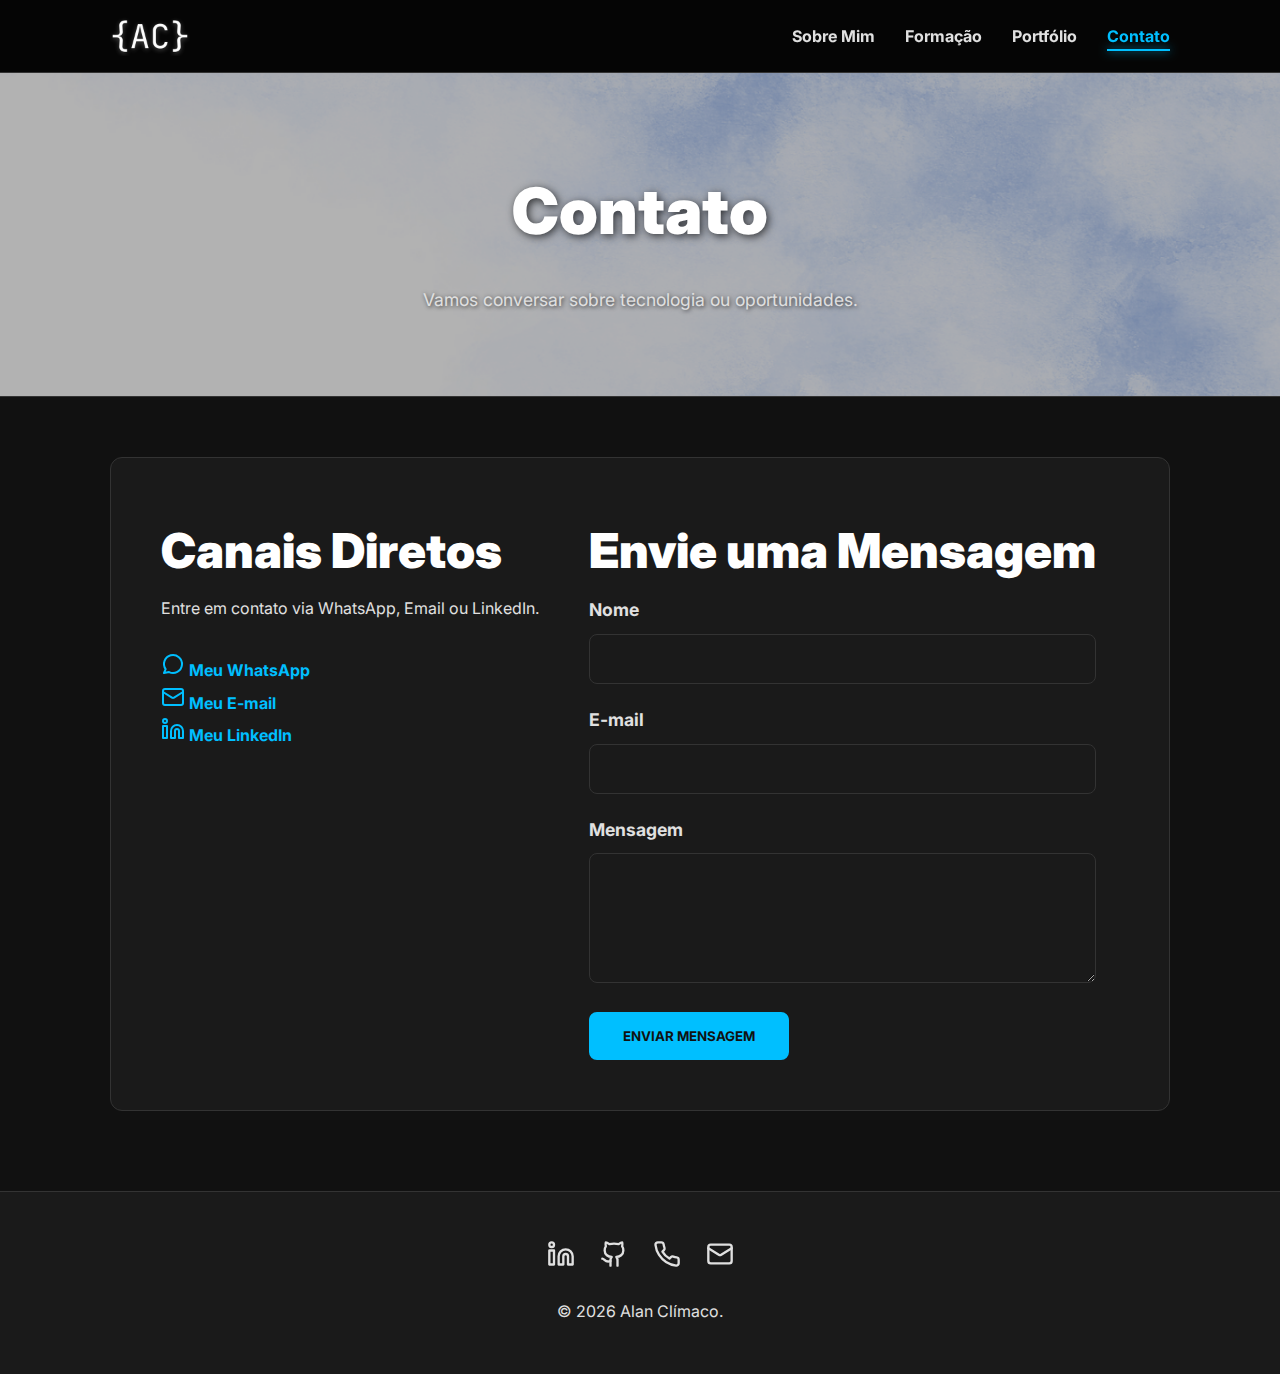
<file: contato.html>
<!DOCTYPE html>
<html lang="pt-br">
<head>
    <meta charset="UTF-8">
    <meta name="viewport" content="width=device-width, initial-scale=1.0">
    <title>Contato | Alan Clímaco</title>
    <link rel="stylesheet" href="assets/css/style.css">
    <link rel="shortcut icon" href="assets/img/favicon.ico" type="image/x-icon">
</head>
<body>
    <header>
        <div class="container">
            <a href="index.html" class="logo"><img src="assets/img/logo.png" alt="Logo"></a>
            <button class="menu-toggle"><span></span><span></span><span></span></button>
            <nav class="menu-principal">
                <ul>
                    <li><a href="index.html">Sobre Mim</a></li>
                    <li><a href="formacao.html">Formação</a></li>
                    <li><a href="portfolio.html">Portfólio</a></li>
                    <li><a href="contato.html" class="active">Contato</a></li>
                </ul>
            </nav>
        </div>
    </header>

    <main>
        <section class="page-header">
            <h1>Contato</h1>
            <p class="page-intro">Vamos conversar sobre tecnologia ou oportunidades.</p>
        </section>
        
        <div class="container">
            <section class="contact-layout">
                <div class="contact-info">
                    <h2>Canais Diretos</h2>
                    <p>Entre em contato via WhatsApp, Email ou LinkedIn.</p>
                    <br>
                     <a href="https://wa.me/5569999165637" target="_blank" class="contact-channel">
                        <span class="icon"><svg xmlns="http://www.w3.org/2000/svg" width="24" height="24" viewBox="0 0 24 24" fill="none" stroke="currentColor" stroke-width="2" stroke-linecap="round" stroke-linejoin="round"><path d="m3 21 1.65-3.8a9 9 0 1 1 3.4 2.9l-5.05.9z"></path></svg></span>
                        <span>Meu WhatsApp</span>
                    </a>
                    <br>
                    <a href="mailto:alanclimaco.dev@gmail.com" class="contact-channel">
                        <span class="icon"><svg xmlns="http://www.w3.org/2000/svg" width="24" height="24" viewBox="0 0 24 24" fill="none" stroke="currentColor" stroke-width="2" stroke-linecap="round" stroke-linejoin="round"><rect width="20" height="16" x="2" y="4" rx="2"></rect><path d="m22 7-8.97 5.7a1.94 1.94 0 0 1-2.06 0L2 7"></path></svg></span>
                        <span>Meu E-mail</span>
                    </a>
                    <br>
                    <a href="https://www.linkedin.com/in/alanclímaco?utm_source=share_via&utm_content=profile&utm_medium=member_ios" target="_blank" class="contact-channel">
                        <span class="icon"><svg xmlns="http://www.w3.org/2000/svg" width="24" height="24" viewBox="0 0 24 24" fill="none" stroke="currentColor" stroke-width="2" stroke-linecap="round" stroke-linejoin="round"><path d="M16 8a6 6 0 0 1 6 6v7h-4v-7a2 2 0 0 0-2-2 2 2 0 0 0-2 2v7h-4v-7a6 6 0 0 1 6-6z"></path><rect width="4" height="12" x="2" y="9"></rect><circle cx="4" cy="4" r="2"></circle></svg></span>
                        <span>Meu LinkedIn</span>
                    </a>
                </div>

                <div class="contact-form-container">
                    <h2>Envie uma Mensagem</h2>
                    <form id="form-contato">
                        <div class="form-group">
                            <label for="name">Nome</label>
                            <input type="text" id="name" required>
                        </div>
                        <div class="form-group">
                            <label for="email">E-mail</label>
                            <input type="email" id="email" required>
                        </div>
                        <div class="form-group">
                            <label for="message">Mensagem</label>
                            <textarea id="message" rows="5" required></textarea>
                        </div>
                        <button type="submit" class="submit-button">Enviar Mensagem</button>
                    </form>
                </div>
            </section>
        </div>
    </main>

    <div class="modal-backdrop" id="modal-backdrop"></div>
    <div class="modal-status" id="modal-status">
        <button class="modal-close" id="modal-close">&times;</button>
        <div class="modal-icon">
            <svg class="icon-success" xmlns="http://www.w3.org/2000/svg" width="24" height="24" viewBox="0 0 24 24" fill="none" stroke="currentColor" stroke-width="2" stroke-linecap="round" stroke-linejoin="round"><path d="M22 11.08V12a10 10 0 1 1-5.93-9.14"></path><polyline points="22 4 12 14.01 9 11.01"></polyline></svg>
            <svg class="icon-error" xmlns="http://www.w3.org/2000/svg" width="24" height="24" viewBox="0 0 24 24" fill="none" stroke="currentColor" stroke-width="2" stroke-linecap="round" stroke-linejoin="round"><circle cx="12" cy="12" r="10"></circle><line x1="12" y1="8" x2="12" y2="12"></line><line x1="12" y1="16" x2="12.01" y2="16"></line></svg>
        </div>
        <p class="modal-message" id="modal-message"></p>
    </div>

    <footer>
        <div class="container">
            <div class="footer-content">
                <div class="social-icons">
                    
                    <a href="https://www.linkedin.com/in/alanclímaco?utm_source=share_via&utm_content=profile&utm_medium=member_ios" target="_blank" title="LinkedIn"><svg xmlns="http://www.w3.org/2000/svg" width="24" height="24" viewBox="0 0 24 24" fill="none" stroke="currentColor" stroke-width="2" stroke-linecap="round" stroke-linejoin="round"><path d="M16 8a6 6 0 0 1 6 6v7h-4v-7a2 2 0 0 0-2-2 2 2 0 0 0-2 2v7h-4v-7a6 6 0 0 1 6-6z"></path><rect width="4" height="12" x="2" y="9"></rect><circle cx="4" cy="4" r="2"></circle></svg></a>
                    
                    <a href="https://github.com/AlanClimaco" target="_blank" title="GitHub"><svg xmlns="http://www.w3.org/2000/svg" width="24" height="24" viewBox="0 0 24 24" fill="none" stroke="currentColor" stroke-width="2" stroke-linecap="round" stroke-linejoin="round"><path d="M15 22v-4a4.8 4.8 0 0 0-1-3.5c3 0 6-2 6-5.5.08-1.25-.27-2.48-1-3.5.28-1.15.28-2.35 0-3.5 0 0-1 0-3 1.5-2.64-.5-5.36-.5-8 0C6 2 5 2 5 2c-.3 1.15-.3 2.35 0 3.5A5.403 5.403 0 0 0 4 9c0 3.5 3 5.5 6 5.5-.39.49-.68 1.05-.85 1.65-.17.6-.22 1.23-.15 1.85v4"></path><path d="M9 18c-4.51 2-5-2-7-2"></path></svg></a>
                    
                    <a href="https://wa.me/5569999165637" target="_blank" title="WhatsApp">
                        <svg xmlns="http://www.w3.org/2000/svg" width="24" height="24" viewBox="0 0 24 24" fill="none" stroke="currentColor" stroke-width="2" stroke-linecap="round" stroke-linejoin="round">
                            <path d="M22 16.92v3a2 2 0 0 1-2.18 2 19.79 19.79 0 0 1-8.63-3.07 19.5 19.5 0 0 1-6-6 19.79 19.79 0 0 1-3.07-8.63A2 2 0 0 1 4.11 2h3a2 2 0 0 1 2 1.72 12.84 12.84 0 0 0 .7 2.81 2 2 0 0 1-.45 2.11L8.09 9.91a16 16 0 0 0 6 6l1.27-1.27a2 2 0 0 1 2.11-.45 12.84 12.84 0 0 0 2.81.7A2 2 0 0 1 22 16.92z"></path>
                        </svg>
                    </a>
                    
                    <a href="mailto:alanclimaco.dev@gmail.com" title="E-mail"><svg xmlns="http://www.w3.org/2000/svg" width="24" height="24" viewBox="0 0 24 24" fill="none" stroke="currentColor" stroke-width="2" stroke-linecap="round" stroke-linejoin="round"><rect width="20" height="16" x="2" y="4" rx="2"></rect><path d="m22 7-8.97 5.7a1.94 1.94 0 0 1-2.06 0L2 7"></path></svg></a>

                </div>
                <p>&copy; 2026 Alan Clímaco.</p>
            </div>
        </div>
    </footer>
    <script src="assets/js/main.js"></script>
</body>
</html>
</file>
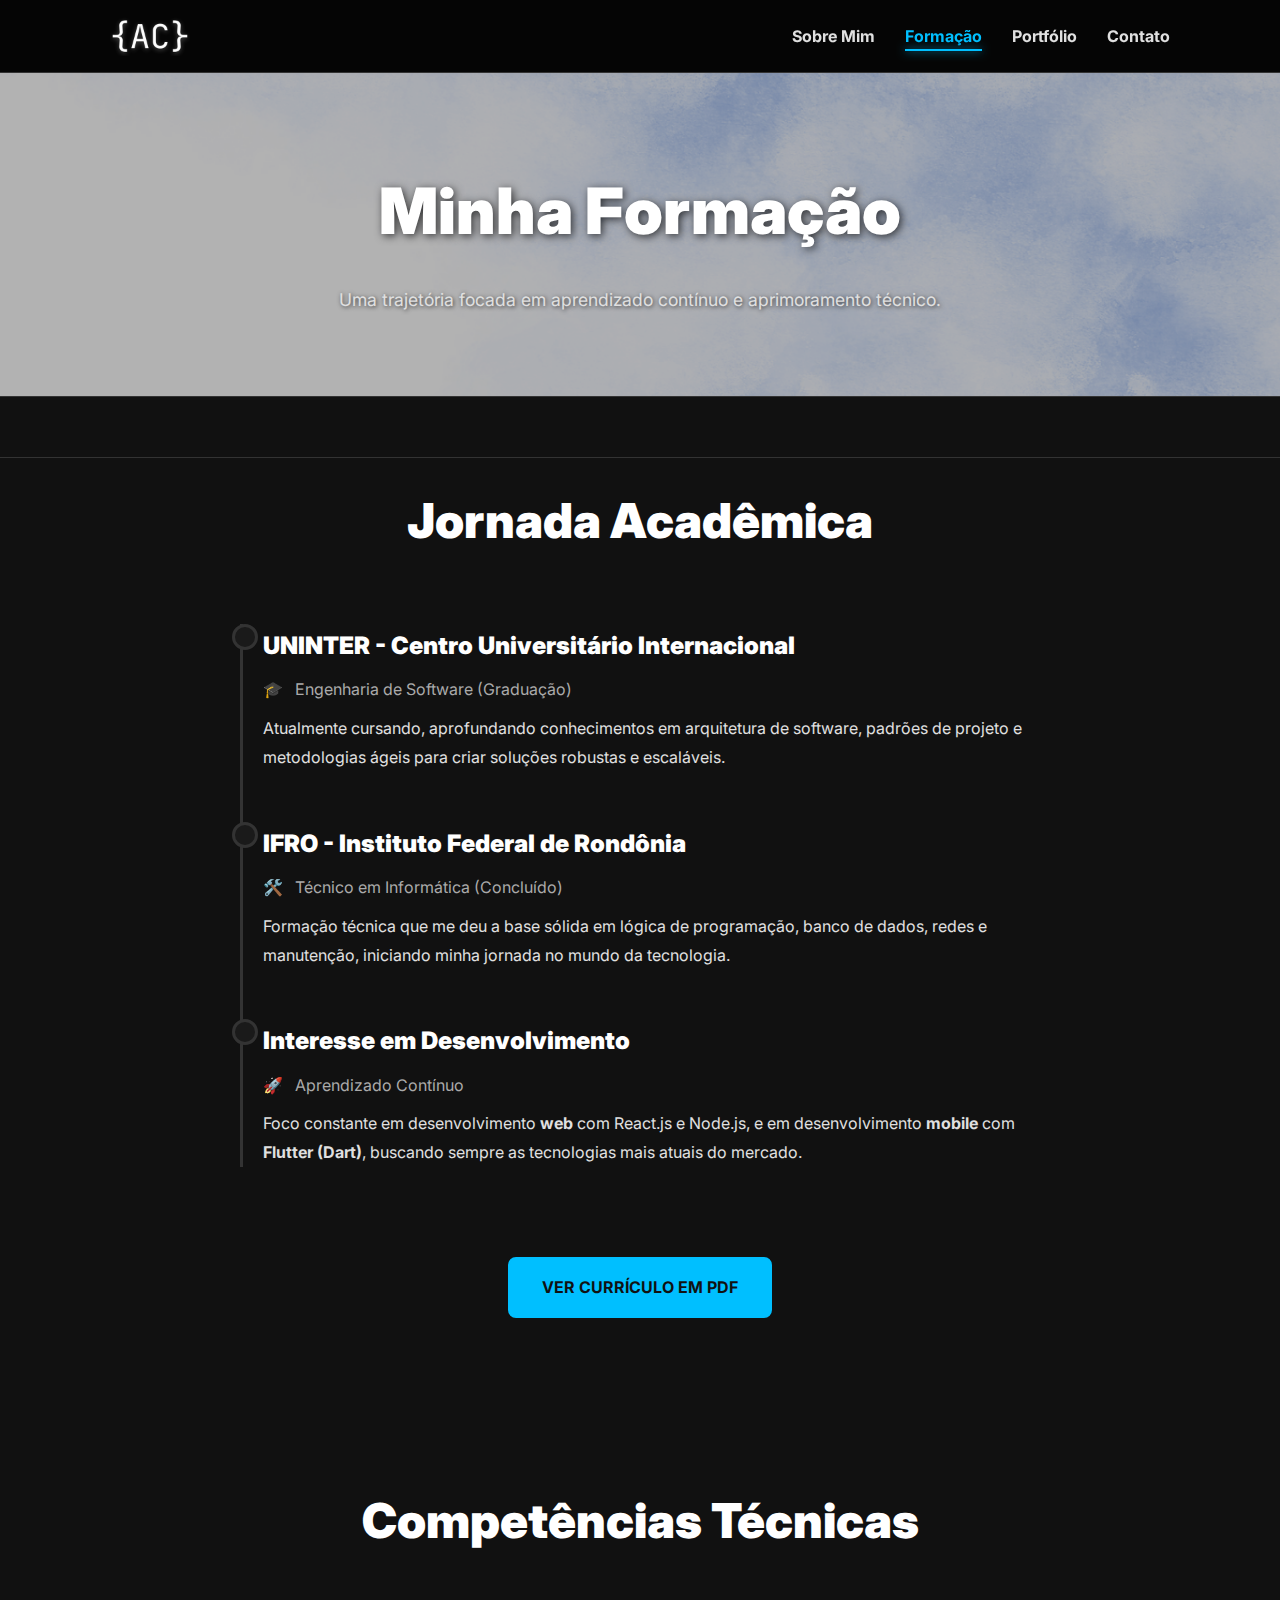
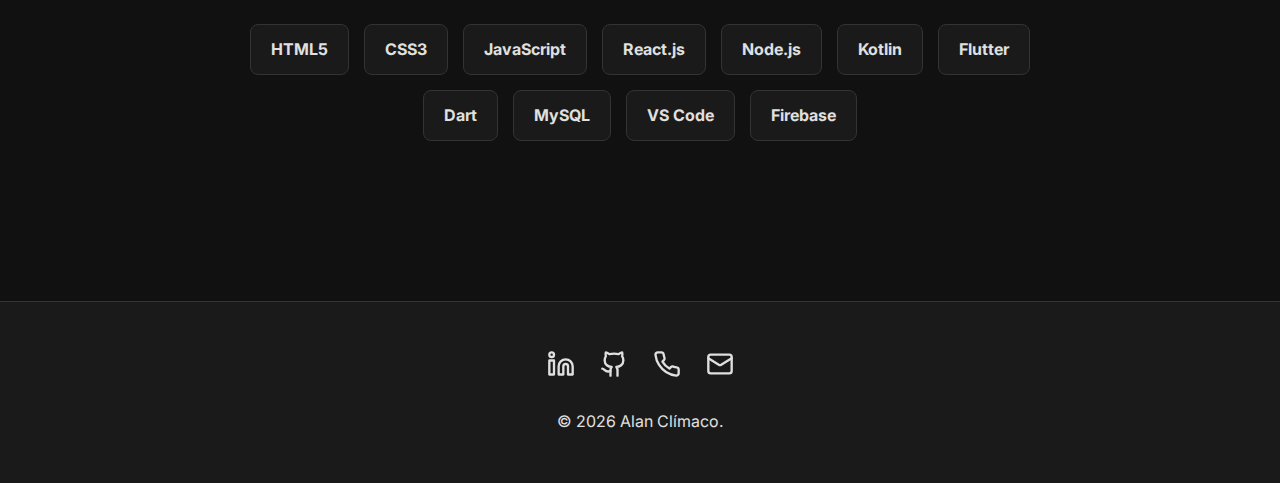
<file: formacao.html>
<!DOCTYPE html>
<html lang="pt-br">
<head>
    <meta charset="UTF-8">
    <meta name="viewport" content="width=device-width, initial-scale=1.0">
    <title>Formação | Alan Clímaco</title>
    <meta name="description" content="Minha jornada acadêmica e competências técnicas.">
    <link rel="stylesheet" href="assets/css/style.css">
    <link rel="shortcut icon" href="/assets/img/favicon.ico" type="image/x-icon">
</head>
<body>
    <header>
        <div class="container">
            <a href="index.html" class="logo"><img src="assets/img/logo.png" alt="Logo"></a>
            <button class="menu-toggle"><span></span><span></span><span></span></button>
            <nav class="menu-principal">
                <ul>
                    <li><a href="index.html">Sobre Mim</a></li>
                    <li><a href="formacao.html" class="active">Formação</a></li>
                    <li><a href="portfolio.html">Portfólio</a></li>
                    <li><a href="contato.html">Contato</a></li>
                </ul>
            </nav>
        </div>
    </header>

    <main>
        <section class="page-header">
            <h1>Minha Formação</h1>
            <p class="page-intro">Uma trajetória focada em aprendizado contínuo e aprimoramento técnico.</p>
        </section>

        <section class="journey">
            <div class="container">
                <h2>Jornada Acadêmica</h2>
                <div class="timeline">
                    <div class="timeline-item">
                        <h3 class="item-title">UNINTER - Centro Universitário Internacional</h3>
                        <p class="item-subtitle"><span class="item-icon">🎓</span> Engenharia de Software (Graduação)</p>
                        <p>Atualmente cursando, aprofundando conhecimentos em arquitetura de software, padrões de projeto e metodologias ágeis para criar soluções robustas e escaláveis.</p>
                    </div>
                    <div class="timeline-item">
                        <h3 class="item-title">IFRO - Instituto Federal de Rondônia</h3>
                        <p class="item-subtitle"><span class="item-icon">🛠️</span> Técnico em Informática (Concluído)</p>
                        <p>Formação técnica que me deu a base sólida em lógica de programação, banco de dados, redes e manutenção, iniciando minha jornada no mundo da tecnologia.</p>
                    </div>
                    <div class="timeline-item">
                        <h3 class="item-title">Interesse em Desenvolvimento</h3>
                        <p class="item-subtitle"><span class="item-icon">🚀</span> Aprendizado Contínuo</p>
                        <p>Foco constante em desenvolvimento <strong>web</strong> com React.js e Node.js, e em desenvolvimento <strong>mobile</strong> com <strong>Flutter (Dart)</strong>, buscando sempre as tecnologias mais atuais do mercado.</p>
                    </div>
                </div>
                
                <div style="margin-top: 40px;">
                    <a href="https://drive.google.com/file/d/1M0ZPHKqlSB1_BAtSos2owy1JGajdwVI6/view?usp=sharing" class="cta-button">Ver Currículo em PDF</a>
                </div>
            </div>
        </section>
        
        <section class="skills">
            <div class="container">
                <h2>Competências Técnicas</h2>
                <div class="skills-grid">
                    <span>HTML5</span>
                    <span>CSS3</span>
                    <span>JavaScript</span>
                    <span>React.js</span>
                    <span>Node.js</span>
                    <span>Kotlin</span>
                    <span>Flutter</span>
                    <span>Dart</span>
                    <span>MySQL</span>
                    <span>VS Code</span>
                    <span>Firebase</span>
                </div>
            </div>
        </section>
    </main>

    <footer>
        <div class="container">
            <div class="footer-content">
                <div class="social-icons">
                    
                    <a href="https://www.linkedin.com/in/alanclímaco?utm_source=share_via&utm_content=profile&utm_medium=member_ios" target="_blank" title="LinkedIn"><svg xmlns="http://www.w3.org/2000/svg" width="24" height="24" viewBox="0 0 24 24" fill="none" stroke="currentColor" stroke-width="2" stroke-linecap="round" stroke-linejoin="round"><path d="M16 8a6 6 0 0 1 6 6v7h-4v-7a2 2 0 0 0-2-2 2 2 0 0 0-2 2v7h-4v-7a6 6 0 0 1 6-6z"></path><rect width="4" height="12" x="2" y="9"></rect><circle cx="4" cy="4" r="2"></circle></svg></a>
                    
                    <a href="https://github.com/AlanClimaco" target="_blank" title="GitHub"><svg xmlns="http://www.w3.org/2000/svg" width="24" height="24" viewBox="0 0 24 24" fill="none" stroke="currentColor" stroke-width="2" stroke-linecap="round" stroke-linejoin="round"><path d="M15 22v-4a4.8 4.8 0 0 0-1-3.5c3 0 6-2 6-5.5.08-1.25-.27-2.48-1-3.5.28-1.15.28-2.35 0-3.5 0 0-1 0-3 1.5-2.64-.5-5.36-.5-8 0C6 2 5 2 5 2c-.3 1.15-.3 2.35 0 3.5A5.403 5.403 0 0 0 4 9c0 3.5 3 5.5 6 5.5-.39.49-.68 1.05-.85 1.65-.17.6-.22 1.23-.15 1.85v4"></path><path d="M9 18c-4.51 2-5-2-7-2"></path></svg></a>
                    
                    <a href="https://wa.me/5569999165637" target="_blank" title="WhatsApp">
                        <svg xmlns="http://www.w3.org/2000/svg" width="24" height="24" viewBox="0 0 24 24" fill="none" stroke="currentColor" stroke-width="2" stroke-linecap="round" stroke-linejoin="round">
                            <path d="M22 16.92v3a2 2 0 0 1-2.18 2 19.79 19.79 0 0 1-8.63-3.07 19.5 19.5 0 0 1-6-6 19.79 19.79 0 0 1-3.07-8.63A2 2 0 0 1 4.11 2h3a2 2 0 0 1 2 1.72 12.84 12.84 0 0 0 .7 2.81 2 2 0 0 1-.45 2.11L8.09 9.91a16 16 0 0 0 6 6l1.27-1.27a2 2 0 0 1 2.11-.45 12.84 12.84 0 0 0 2.81.7A2 2 0 0 1 22 16.92z"></path>
                        </svg>
                    </a>
                    
                    <a href="mailto:alanclimaco.dev@gmail.com" title="E-mail"><svg xmlns="http://www.w3.org/2000/svg" width="24" height="24" viewBox="0 0 24 24" fill="none" stroke="currentColor" stroke-width="2" stroke-linecap="round" stroke-linejoin="round"><rect width="20" height="16" x="2" y="4" rx="2"></rect><path d="m22 7-8.97 5.7a1.94 1.94 0 0 1-2.06 0L2 7"></path></svg></a>

                </div>
                <p>&copy; 2026 Alan Clímaco.</p>
            </div>
        </div>
    </footer>
    <script src="assets/js/main.js"></script>
</body>
</html>
</file>
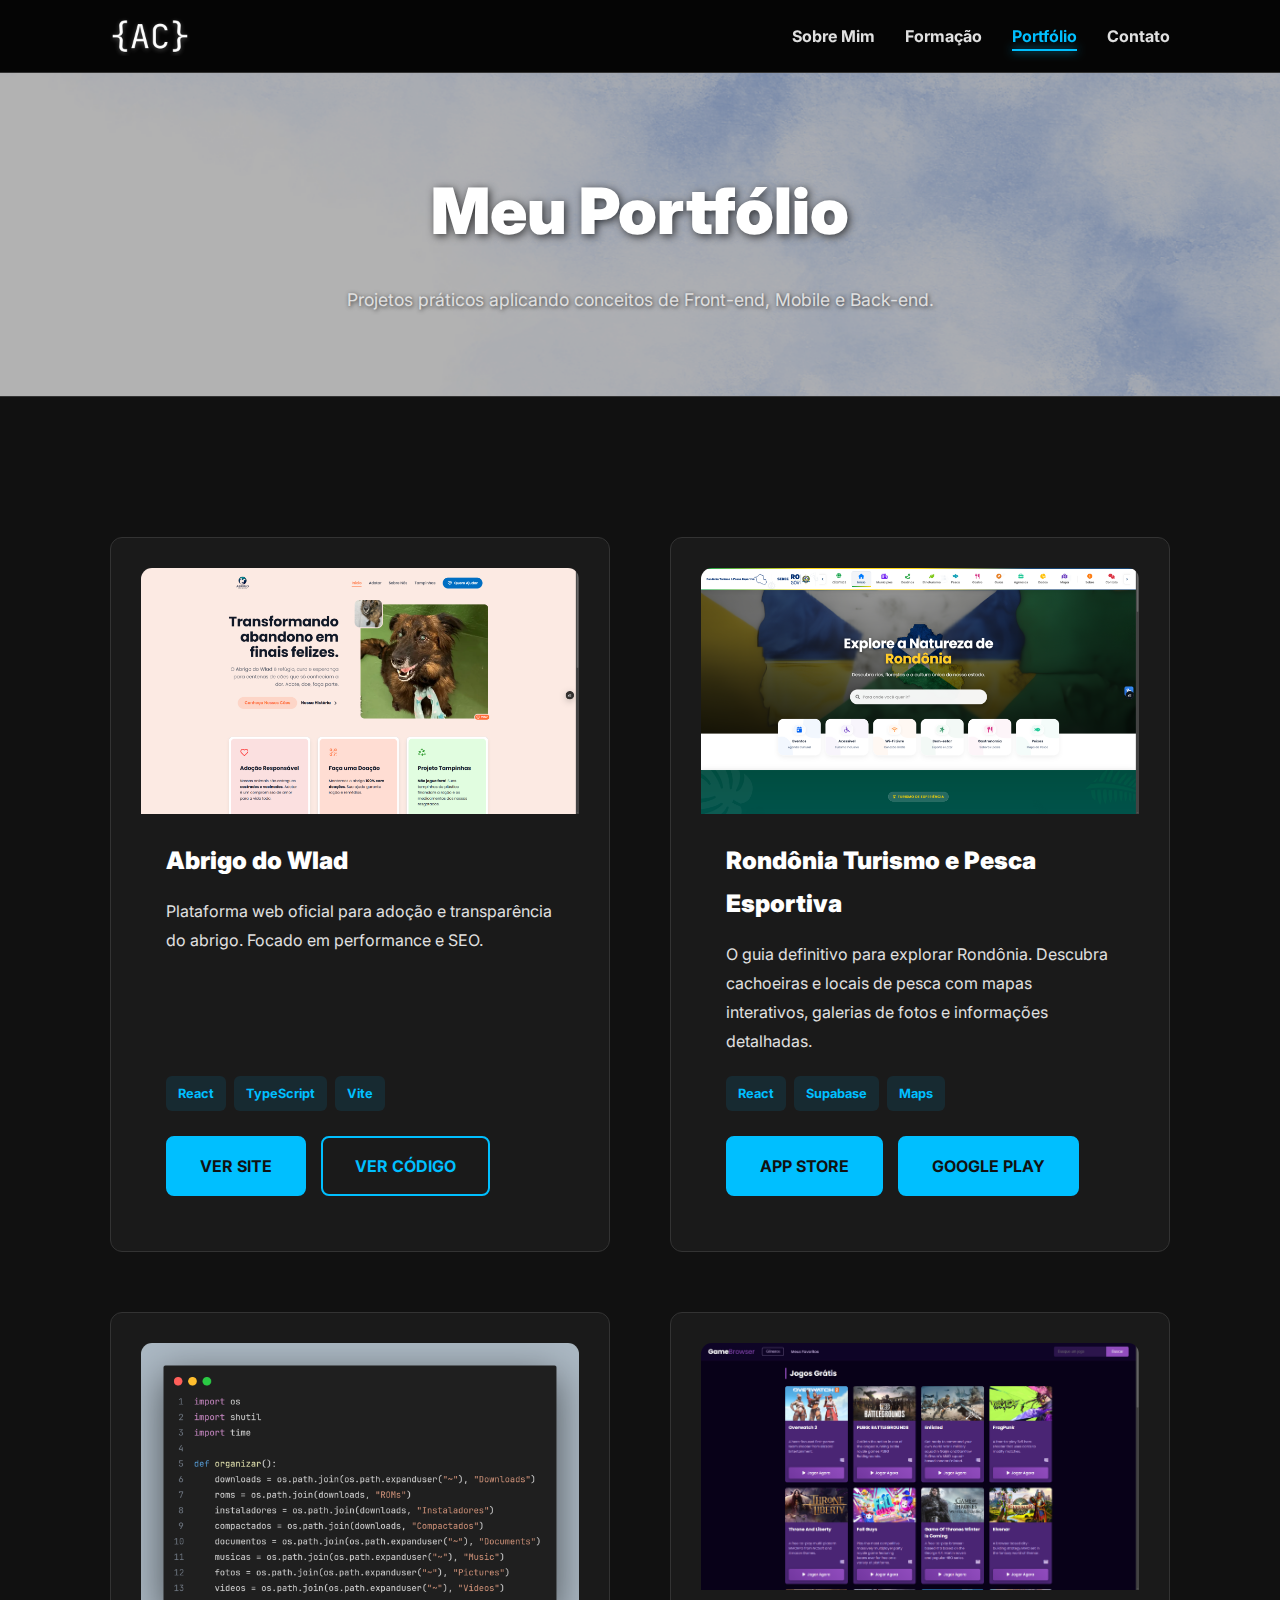
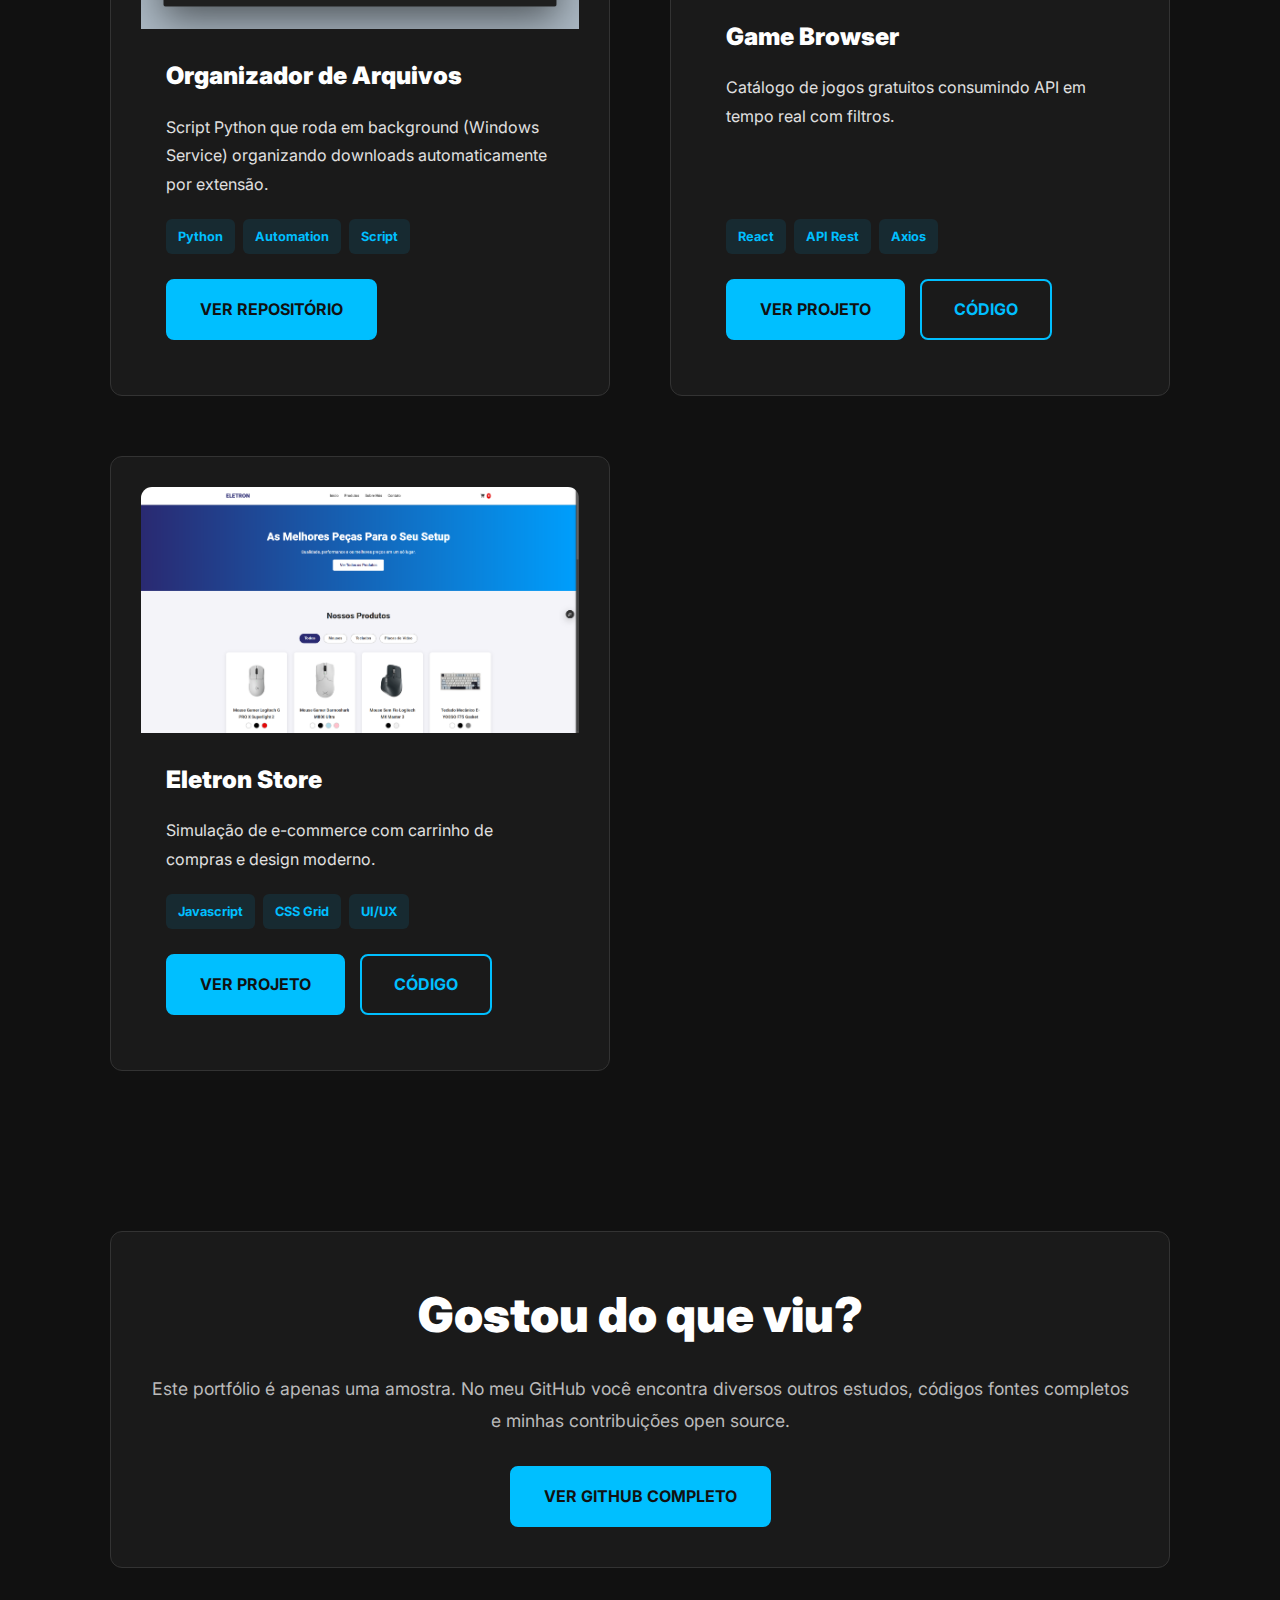
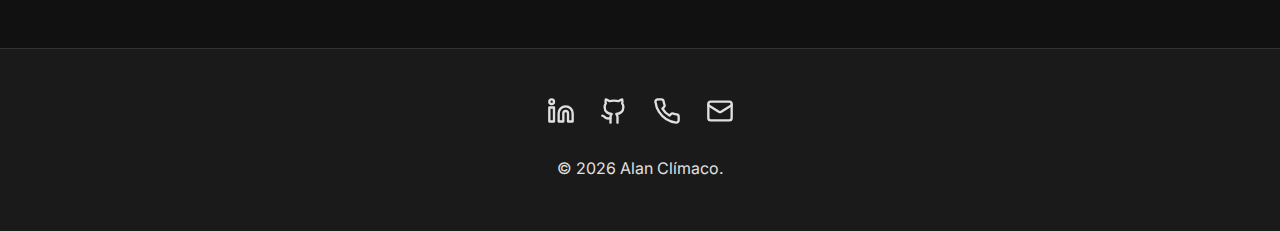
<file: portfolio.html>
<!DOCTYPE html>
<html lang="pt-br">
<head>
    <meta charset="UTF-8">
    <meta name="viewport" content="width=device-width, initial-scale=1.0">
    <title>Portfólio | Alan Clímaco</title>
    <meta name="description" content="Meus projetos de desenvolvimento web e mobile.">
    <link rel="stylesheet" href="assets/css/style.css">
    <link rel="shortcut icon" href="/assets/img/favicon.ico" type="image/x-icon">
</head>
<body>
    <header>
        <div class="container">
            <a href="index.html" class="logo"><img src="assets/img/logo.png" alt="Logo"></a>
            <button class="menu-toggle"><span></span><span></span><span></span></button>
            <nav class="menu-principal">
                <ul>
                    <li><a href="index.html">Sobre Mim</a></li>
                    <li><a href="formacao.html">Formação</a></li>
                    <li><a href="portfolio.html" class="active">Portfólio</a></li>
                    <li><a href="contato.html">Contato</a></li>
                </ul>
            </nav>
        </div>
    </header>

    <main>
        <section class="page-header">
            <h1>Meu Portfólio</h1>
            <p class="page-intro">Projetos práticos aplicando conceitos de Front-end, Mobile e Back-end.</p>
        </section>

        <div class="container">
            <section class="projects-grid">
                
                <article class="project-card">
                    <div class="project-image">
                        <img src="assets/img/projetos/abrigowlad.png" alt="Abrigo do Wlad" style="width: 100%; height: 100%; object-fit: cover; object-position: top;">
                    </div>
                    <div class="project-content">
                        <h3 class="project-title">Abrigo do Wlad</h3>
                        <p class="project-description">Plataforma web oficial para adoção e transparência do abrigo. Focado em performance e SEO.</p>
                        <div class="project-tags">
                            <span>React</span><span>TypeScript</span><span>Vite</span>
                        </div>
                        <div class="project-links">
                            <a href="https://abrigo-do-wlad-website.vercel.app" class="btn-primary" target="_blank">Ver Site</a>
                            <a href="https://github.com/AlanClimaco/abrigo-do-wlad-website" class="btn-secondary" target="_blank">Ver Código</a>
                        </div>
                    </div>
                </article>

                <article class="project-card">
                    <div class="project-image">
                        <img src="assets/img/projetos/rotaro.png" alt="Rondônia Turismo e Pesca Esportiva" style="width: 100%; height: 100%; object-fit: cover; object-position: top;">
                    </div>
                    <div class="project-content">
                        <h3 class="project-title">Rondônia Turismo e Pesca Esportiva</h3>
                        <p class="project-description">O guia definitivo para explorar Rondônia. Descubra cachoeiras e locais de pesca com mapas interativos, galerias de fotos e informações detalhadas.</p>
                        <div class="project-tags">
                            <span>React</span><span>Supabase</span><span>Maps</span>
                        </div>
                        <div class="project-links">
                            <a href="https://apps.apple.com/br/app/ro-turismo-pesca-esportiva/id6755789251" class="btn-primary" target="_blank">App Store</a>
                            <a href="https://play.google.com/store/apps/details?id=app.vercel.rondonia_turismo_e_pesca_esportiva.twa" class="btn-primary" target="_blank">Google Play</a>
                        </div>
                    </div>
                </article>

                <article class="project-card">
                    <div class="project-image">
                        <img src="assets/img/projetos/organizador.png" alt="Código do Organizador" style="width: 100%; height: 100%; object-fit: cover; object-position: top;">
                    </div>
                    <div class="project-content">
                        <h3 class="project-title">Organizador de Arquivos</h3>
                        <p class="project-description">Script Python que roda em background (Windows Service) organizando downloads automaticamente por extensão.</p>
                        <div class="project-tags">
                            <span>Python</span><span>Automation</span><span>Script</span>
                        </div>
                        <div class="project-links">
                            <a href="https://github.com/AlanClimaco/Organizador-de-Arquivos" class="btn-primary" target="_blank">Ver Repositório</a>
                        </div>
                    </div>
                </article>

                <article class="project-card">
                    <div class="project-image">
                        <img src="assets/img/projetos/gamebrowser.png" alt="Game Browser" style="width: 100%; height: 100%; object-fit: cover; object-position: top;">
                    </div>
                    <div class="project-content">
                        <h3 class="project-title">Game Browser</h3>
                        <p class="project-description">Catálogo de jogos gratuitos consumindo API em tempo real com filtros.</p>
                        <div class="project-tags">
                            <span>React</span><span>API Rest</span><span>Axios</span>
                        </div>
                        <div class="project-links">
                            <a href="https://game-browser-three.vercel.app" class="btn-primary" target="_blank">Ver Projeto</a>
                            <a href="https://github.com/AlanClimaco/game-browser" class="btn-secondary" target="_blank">Código</a>
                        </div>
                    </div>
                </article>

                <article class="project-card">
                    <div class="project-image">
                        <img src="assets/img/projetos/eletron.png" alt="Eletron Store" style="width: 100%; height: 100%; object-fit: cover; object-position: top;">
                    </div>
                    <div class="project-content">
                        <h3 class="project-title">Eletron Store</h3>
                        <p class="project-description">Simulação de e-commerce com carrinho de compras e design moderno.</p>
                        <div class="project-tags">
                            <span>Javascript</span><span>CSS Grid</span><span>UI/UX</span>
                        </div>
                        <div class="project-links">
                            <a href="https://eletron.vercel.app" class="btn-primary" target="_blank">Ver Projeto</a>
                            <a href="https://github.com/AlanClimaco/eletron" class="btn-secondary" target="_blank">Código</a>
                        </div>
                    </div>
                </article>

            </section>

            <div style="text-align: center; margin-top: 80px; margin-bottom: 40px; padding: 40px; background: var(--cor-superficie); border-radius: 12px; border: 1px solid var(--cor-borda);">
                <h2 style="margin-bottom: 15px;">Gostou do que viu?</h2>
                <p style="color: #bbb; margin-bottom: 30px; font-size: 1.1rem;">
                    Este portfólio é apenas uma amostra. No meu GitHub você encontra diversos outros estudos, 
                    códigos fontes completos e minhas contribuições open source.
                </p>
                <a href="https://github.com/AlanClimaco" target="_blank" class="cta-button">Ver GitHub Completo</a>
            </div>

        </div>
    </main>

    <footer>
        <div class="container">
            <div class="footer-content">
                <div class="social-icons">
                    <a href="https://www.linkedin.com/in/alanclímaco?utm_source=share_via&utm_content=profile&utm_medium=member_ios" target="_blank" title="LinkedIn"><svg xmlns="http://www.w3.org/2000/svg" width="24" height="24" viewBox="0 0 24 24" fill="none" stroke="currentColor" stroke-width="2" stroke-linecap="round" stroke-linejoin="round"><path d="M16 8a6 6 0 0 1 6 6v7h-4v-7a2 2 0 0 0-2-2 2 2 0 0 0-2 2v7h-4v-7a6 6 0 0 1 6-6z"></path><rect width="4" height="12" x="2" y="9"></rect><circle cx="4" cy="4" r="2"></circle></svg></a>
                    <a href="https://github.com/AlanClimaco" target="_blank" title="GitHub"><svg xmlns="http://www.w3.org/2000/svg" width="24" height="24" viewBox="0 0 24 24" fill="none" stroke="currentColor" stroke-width="2" stroke-linecap="round" stroke-linejoin="round"><path d="M15 22v-4a4.8 4.8 0 0 0-1-3.5c3 0 6-2 6-5.5.08-1.25-.27-2.48-1-3.5.28-1.15.28-2.35 0-3.5 0 0-1 0-3 1.5-2.64-.5-5.36-.5-8 0C6 2 5 2 5 2c-.3 1.15-.3 2.35 0 3.5A5.403 5.403 0 0 0 4 9c0 3.5 3 5.5 6 5.5-.39.49-.68 1.05-.85 1.65-.17.6-.22 1.23-.15 1.85v4"></path><path d="M9 18c-4.51 2-5-2-7-2"></path></svg></a>
                    <a href="https://wa.me/5569999165637" target="_blank" title="WhatsApp"><svg xmlns="http://www.w3.org/2000/svg" width="24" height="24" viewBox="0 0 24 24" fill="none" stroke="currentColor" stroke-width="2" stroke-linecap="round" stroke-linejoin="round"><path d="M22 16.92v3a2 2 0 0 1-2.18 2 19.79 19.79 0 0 1-8.63-3.07 19.5 19.5 0 0 1-6-6 19.79 19.79 0 0 1-3.07-8.63A2 2 0 0 1 4.11 2h3a2 2 0 0 1 2 1.72 12.84 12.84 0 0 0 .7 2.81 2 2 0 0 1-.45 2.11L8.09 9.91a16 16 0 0 0 6 6l1.27-1.27a2 2 0 0 1 2.11-.45 12.84 12.84 0 0 0 2.81.7A2 2 0 0 1 22 16.92z"></path></svg></a>
                    <a href="mailto:alanclimaco.dev@gmail.com" title="E-mail"><svg xmlns="http://www.w3.org/2000/svg" width="24" height="24" viewBox="0 0 24 24" fill="none" stroke="currentColor" stroke-width="2" stroke-linecap="round" stroke-linejoin="round"><rect width="20" height="16" x="2" y="4" rx="2"></rect><path d="m22 7-8.97 5.7a1.94 1.94 0 0 1-2.06 0L2 7"></path></svg></a>
                </div>
                <p>&copy; 2026 Alan Clímaco.</p>
            </div>
        </div>
    </footer>
    <script src="assets/js/main.js"></script>
</body>
</html>
</file>
<file: assets/css/style.css>
/*
 * Arquivo CSS Principal
 * Este arquivo apenas importa os outros arquivos de estilo.
 * Decidi fazer assim para uma melhor organização
*/

@import url('base.css');
@import url('layout.css');
@import url('components.css');
@import url('pages.css');
</file>
